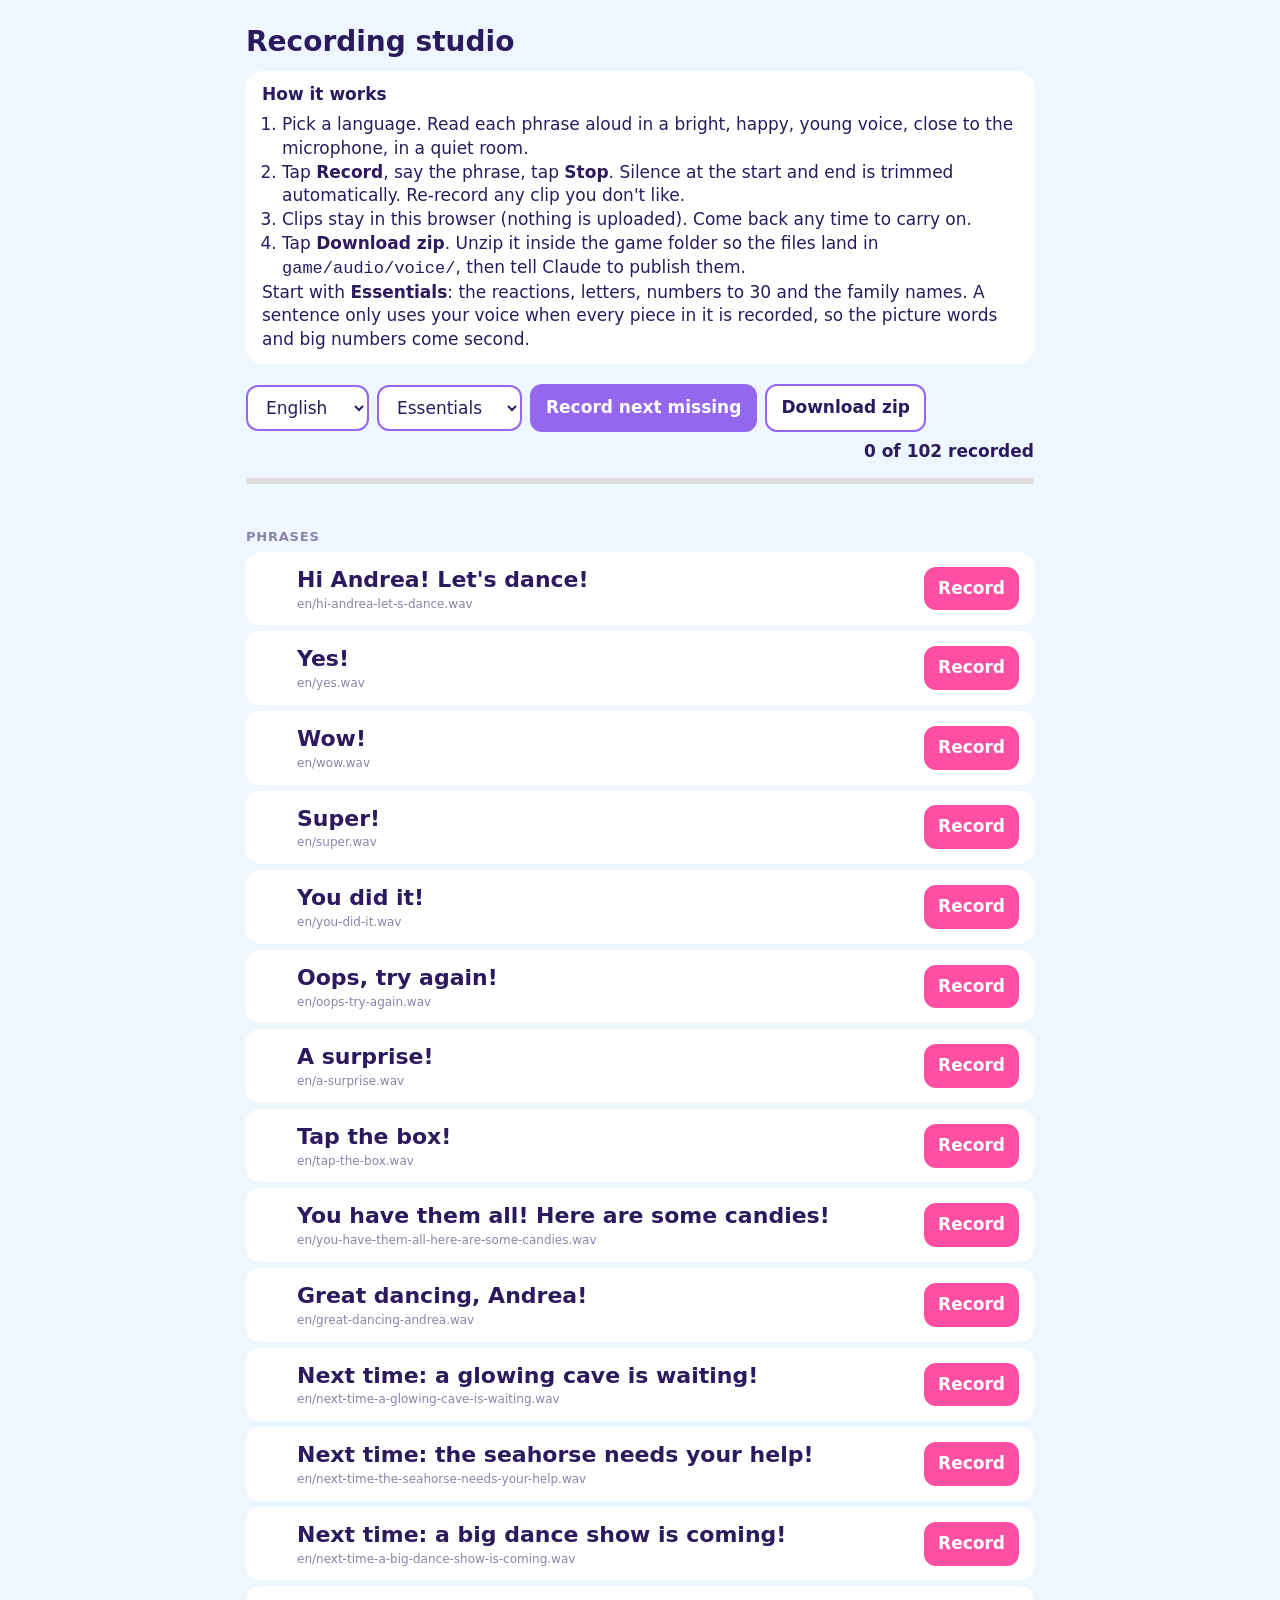
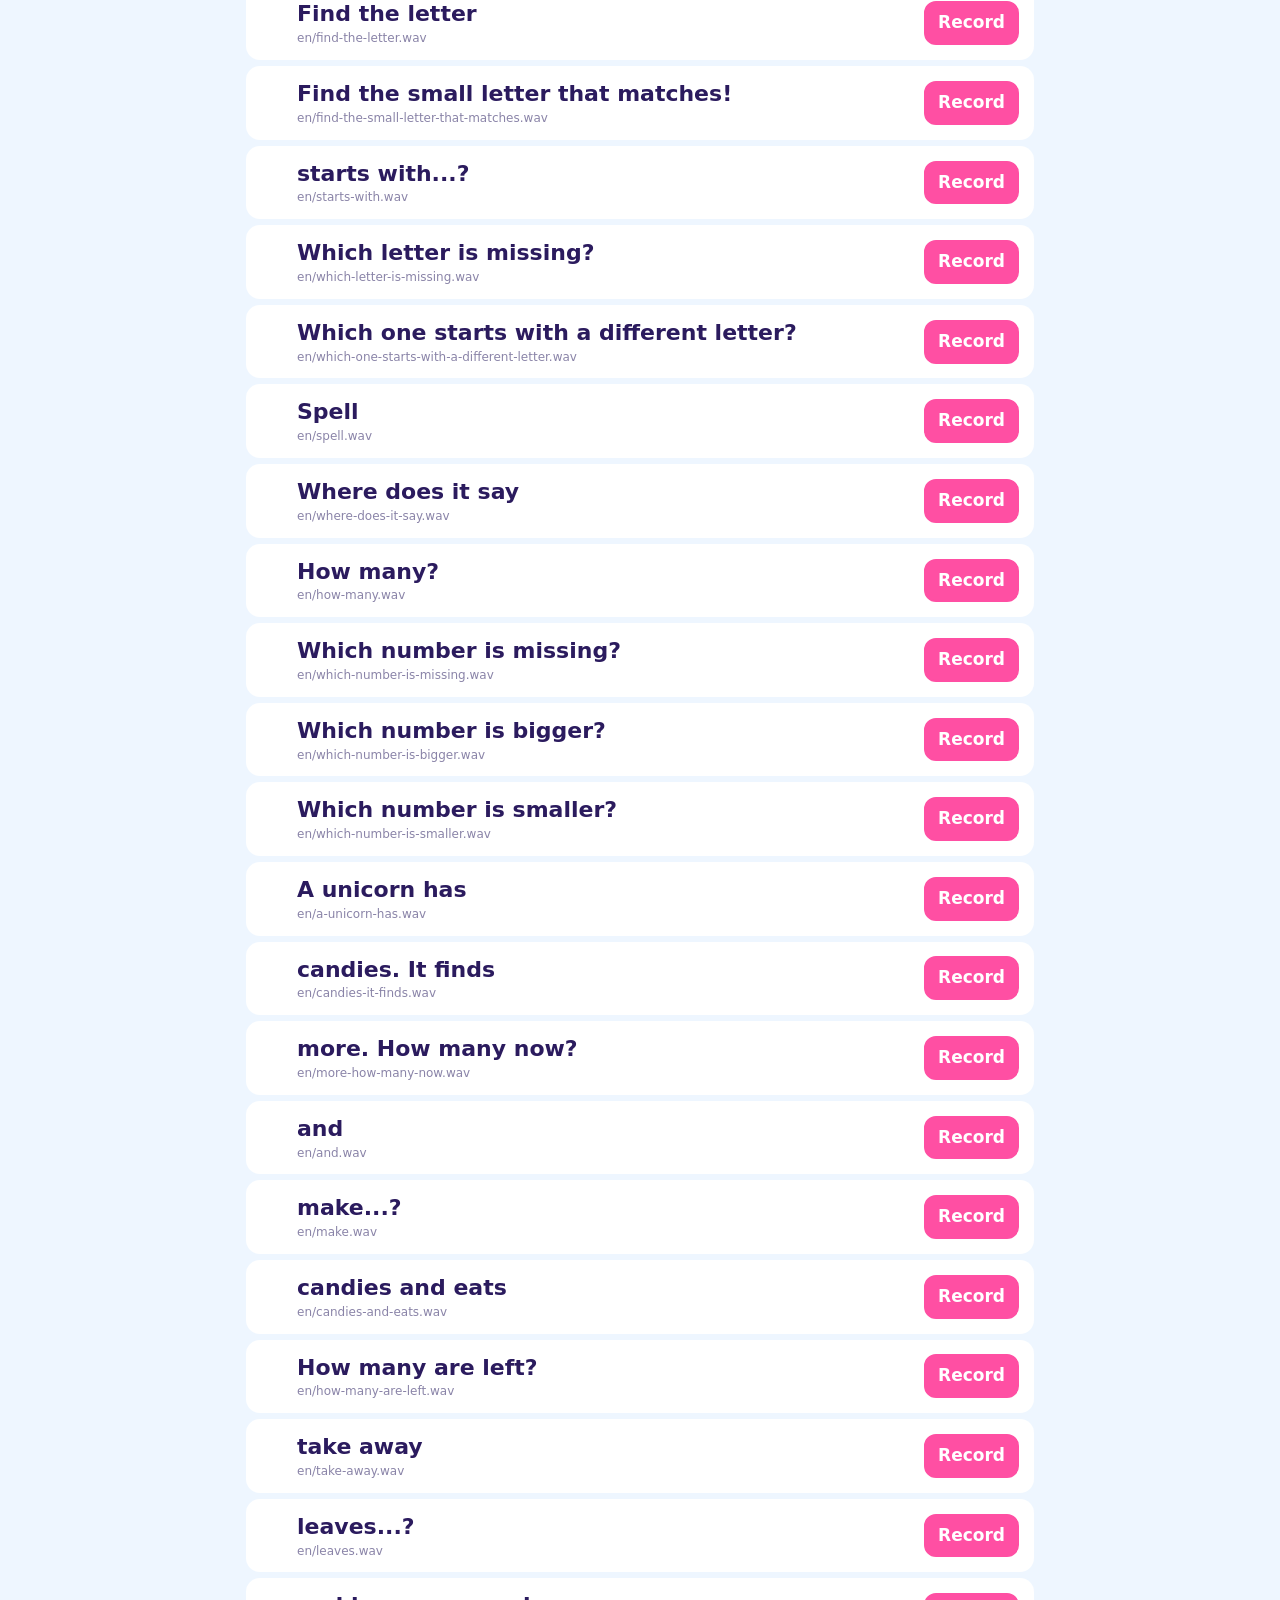
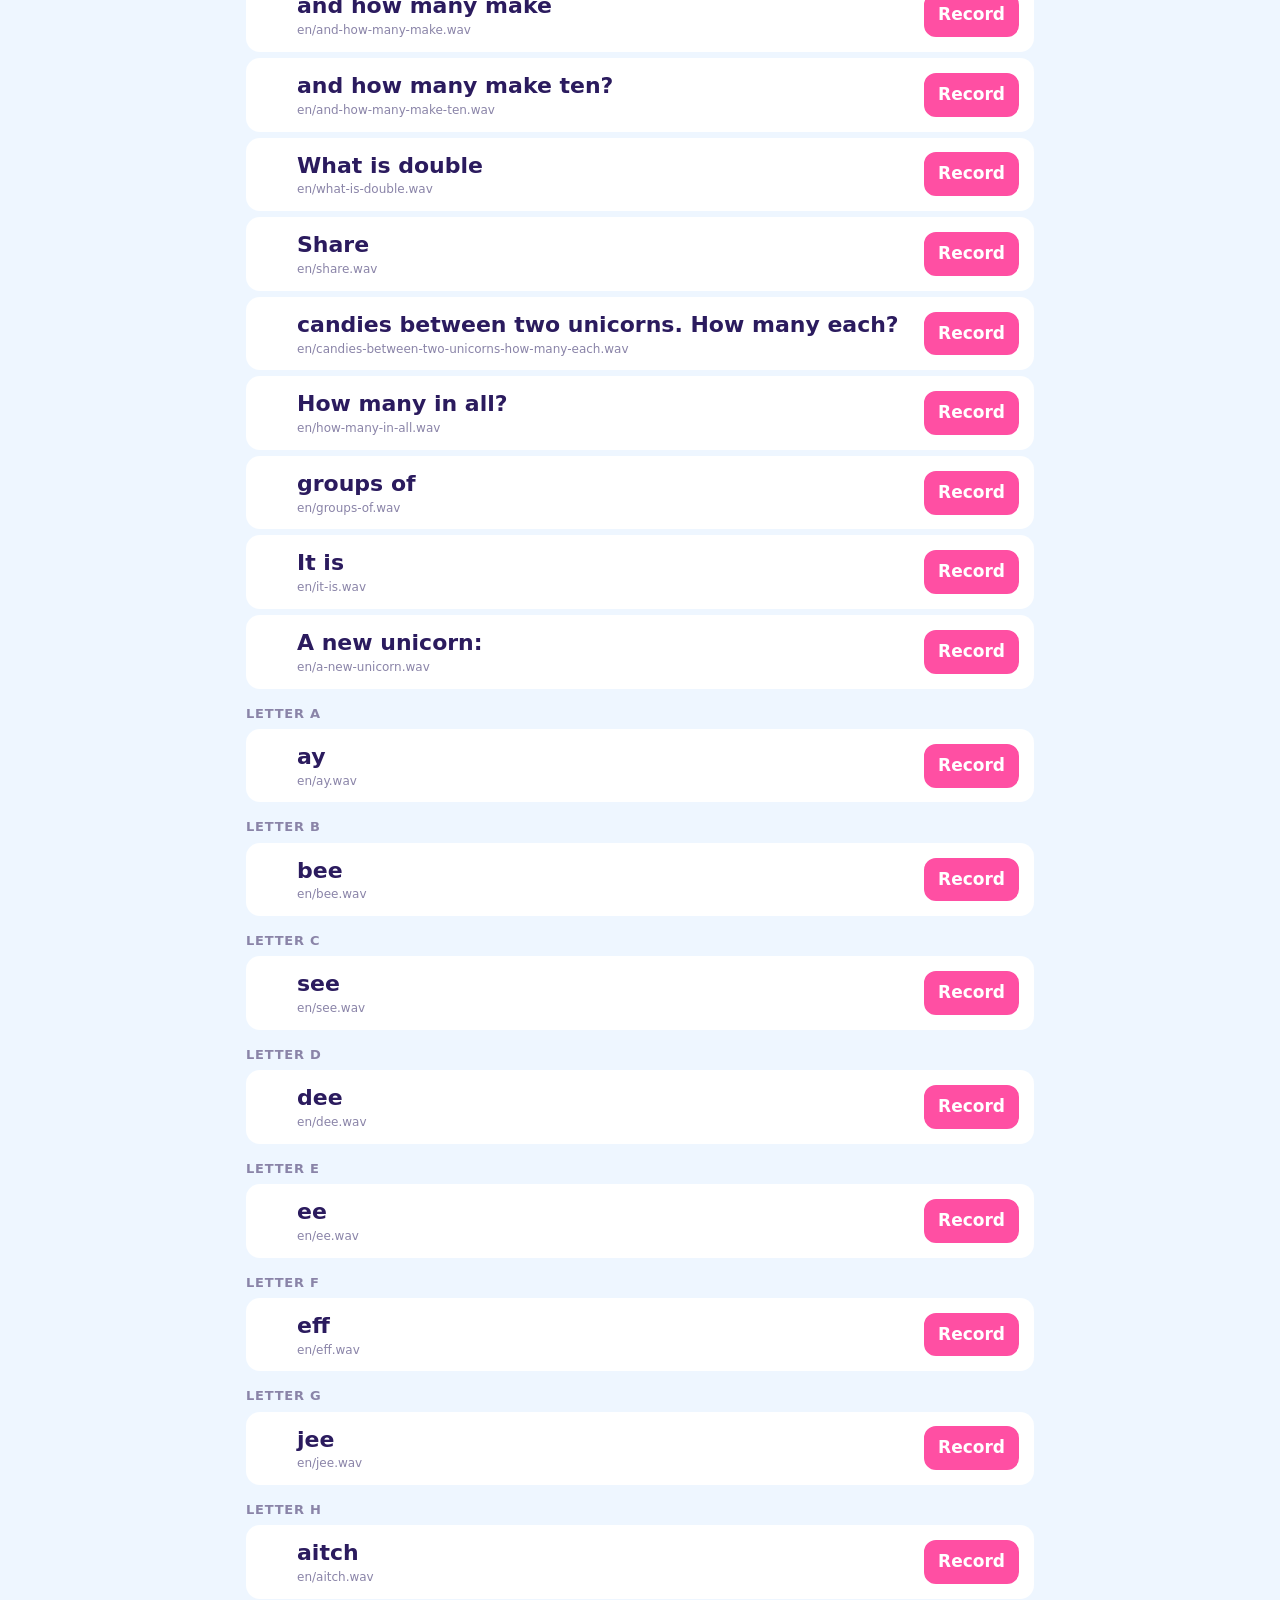
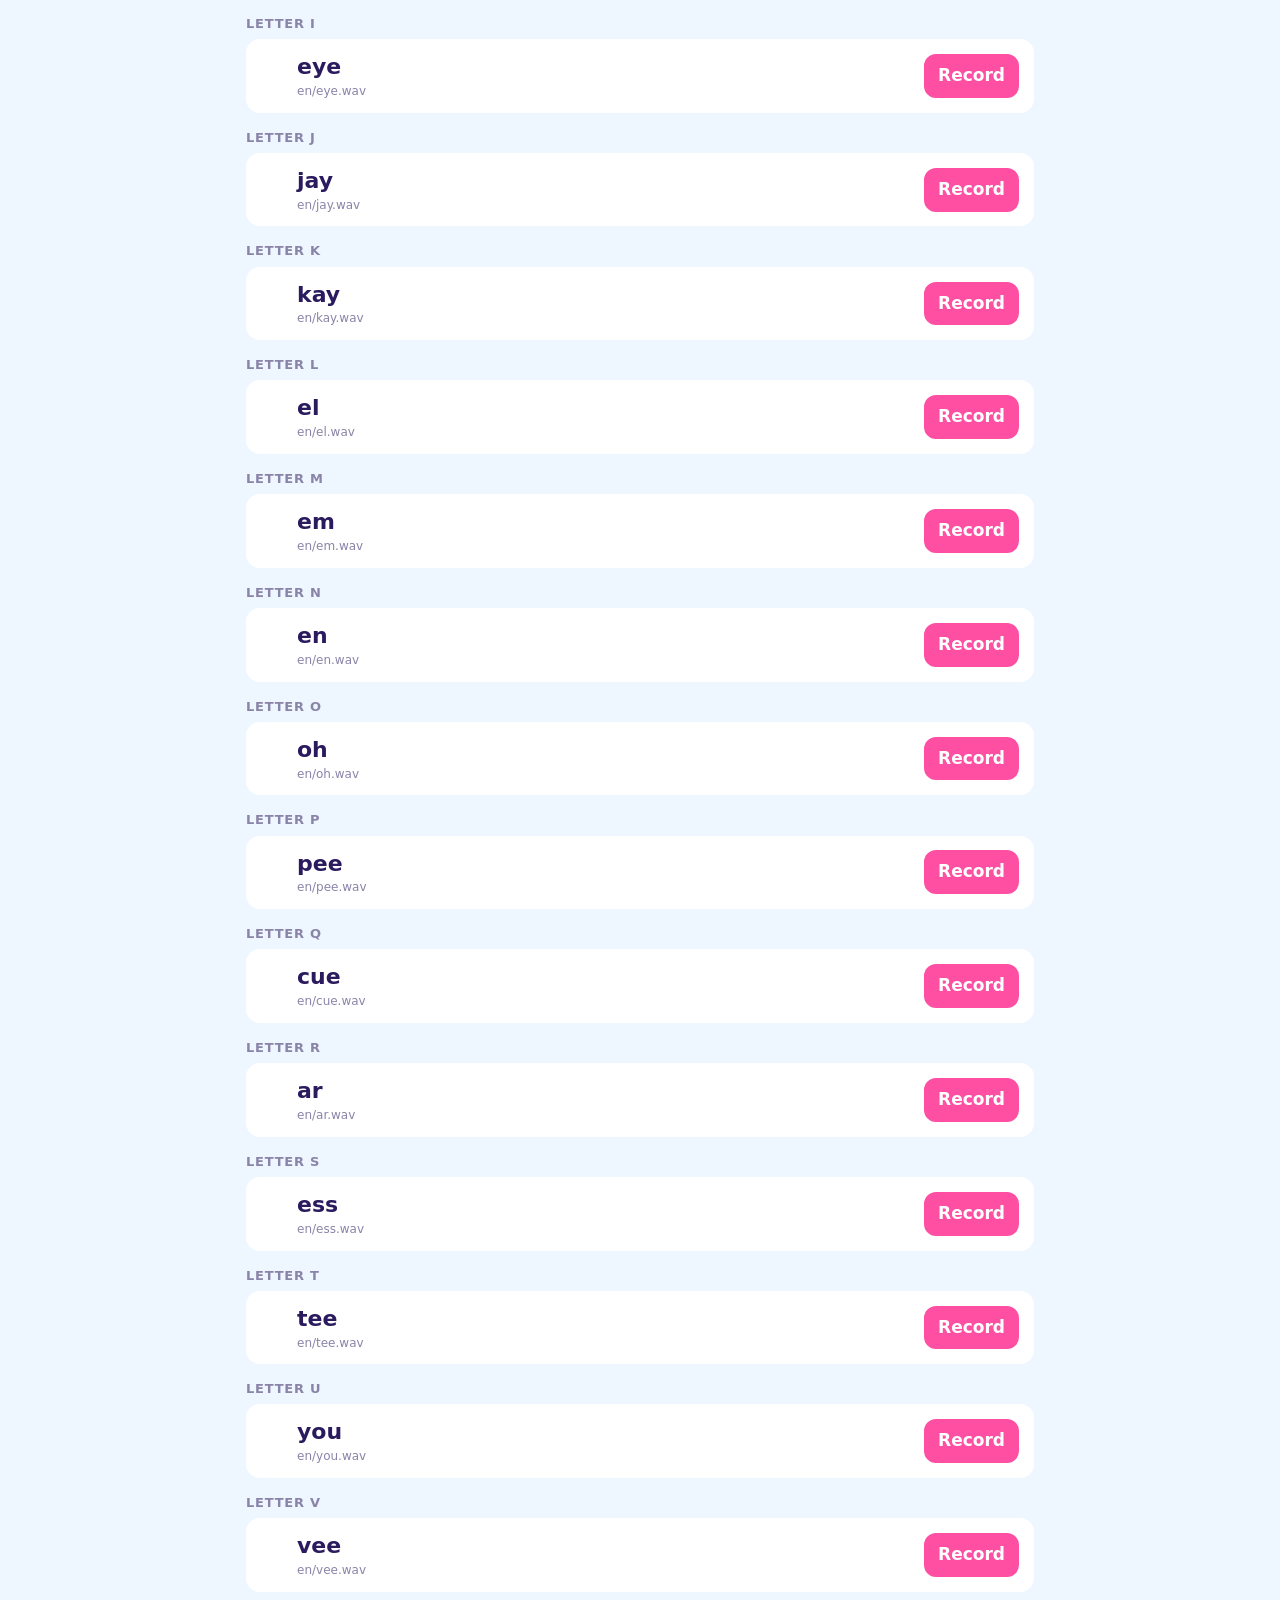
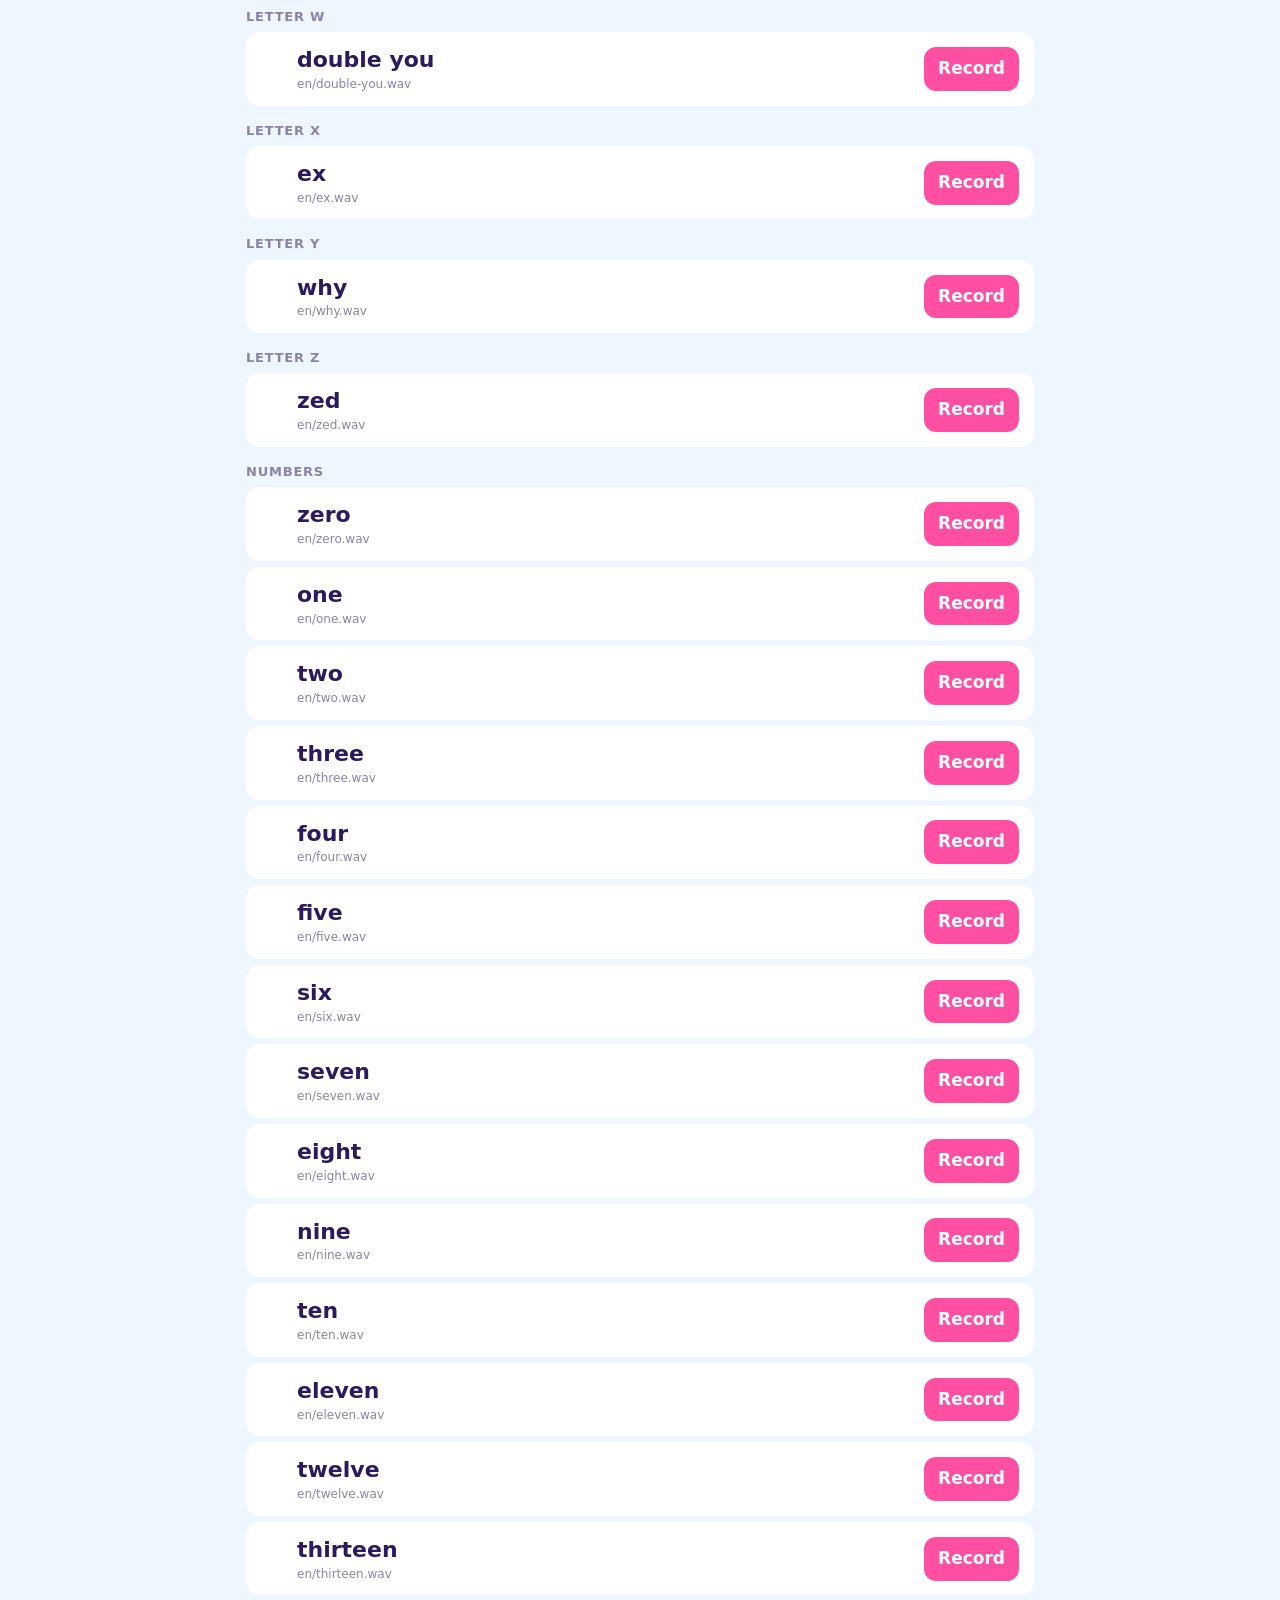
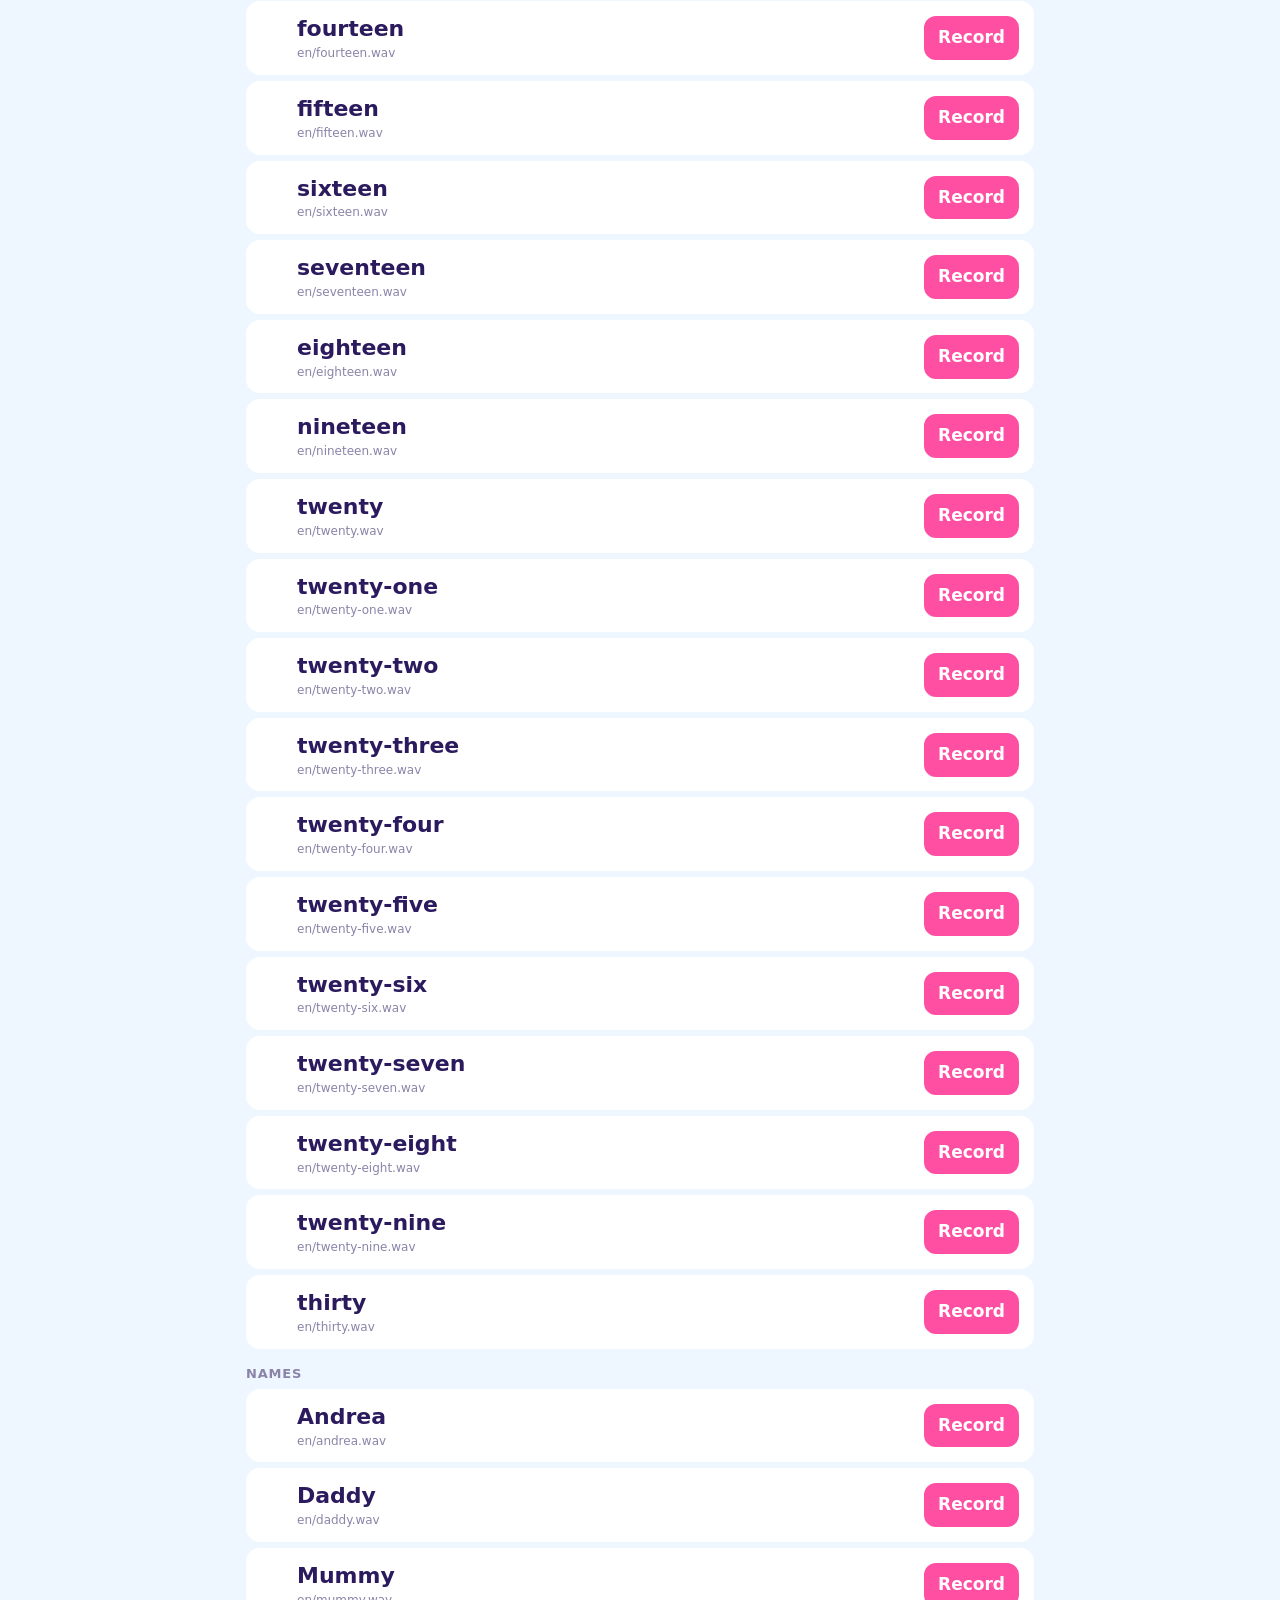
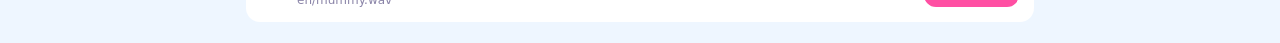
<file: game/record.html>
<!doctype html>
<html lang="en">
<head>
<meta charset="utf-8">
<meta name="viewport" content="width=device-width, initial-scale=1">
<title>Recording studio</title>
<style>
  :root { --ink: #2b1b5e; --bg: #eef6ff; --card: #fff; --violet: #9468ee; --pink: #ff4fa3; --mint: #2fb98a; --grey: #8a84a8; }
  * { box-sizing: border-box; }
  body { margin: 0; font: 17px/1.4 "Century Gothic", "Avenir Next", "Trebuchet MS", system-ui, sans-serif; color: var(--ink); background: var(--bg); }
  main { max-width: 820px; margin: 0 auto; padding: 16px; }
  h1 { margin: 6px 0 4px; font-size: 28px; }
  .how { background: var(--card); border-radius: 16px; padding: 12px 16px; margin: 10px 0; }
  .how ol { margin: 6px 0 0 20px; padding: 0; }
  .bar { position: sticky; top: 0; z-index: 3; background: var(--bg); padding: 10px 0; display: flex; flex-wrap: wrap; gap: 8px; align-items: center; }
  select, button { font: inherit; padding: 10px 14px; border-radius: 12px; border: 2px solid var(--violet); background: var(--card); color: var(--ink); }
  button { cursor: pointer; font-weight: 700; }
  button.primary { background: var(--violet); color: #fff; }
  button.rec { background: var(--pink); border-color: var(--pink); color: #fff; }
  button.stop { background: var(--ink); border-color: var(--ink); color: #fff; }
  button:disabled { opacity: .4; cursor: default; }
  .count { margin-left: auto; font-weight: 700; }
  .group { margin: 16px 0 4px; font-weight: 700; color: var(--grey); text-transform: uppercase; font-size: 13px; letter-spacing: .06em; }
  .row { display: flex; align-items: center; gap: 10px; background: var(--card); border-radius: 14px; padding: 10px 12px; margin: 6px 0; border: 3px solid transparent; }
  .row.done { border-color: #bdeed9; }
  .row.live { border-color: var(--pink); }
  .row .t { flex: 1; min-width: 0; font-size: 22px; font-weight: 700; overflow-wrap: anywhere; }
  .row .k { display: block; font-size: 12px; font-weight: 400; color: var(--grey); }
  .tick { width: 26px; text-align: center; color: var(--mint); font-size: 22px; }
  .row button { padding: 8px 12px; }
  #msg { min-height: 24px; font-weight: 700; color: #b0286f; }
  .meter { height: 6px; border-radius: 3px; background: #ddd; overflow: hidden; margin: 4px 0; }
  .meter i { display: block; height: 100%; width: 0; background: var(--pink); transition: width .08s; }
</style>
</head>
<body>
<main>
  <h1>Recording studio</h1>
  <div class="how">
    <b>How it works</b>
    <ol>
      <li>Pick a language. Read each phrase aloud in a bright, happy, young voice, close to the microphone, in a quiet room.</li>
      <li>Tap <b>Record</b>, say the phrase, tap <b>Stop</b>. Silence at the start and end is trimmed automatically. Re-record any clip you don't like.</li>
      <li>Clips stay in this browser (nothing is uploaded). Come back any time to carry on.</li>
      <li>Tap <b>Download zip</b>. Unzip it inside the game folder so the files land in <code>game/audio/voice/</code>, then tell Claude to publish them.</li>
    </ol>
    <div>Start with <b>Essentials</b>: the reactions, letters, numbers to 30 and the family names. A sentence only uses your voice when every piece in it is recorded, so the picture words and big numbers come second.</div>
  </div>
  <div class="bar">
    <select id="lang" aria-label="Language"></select>
    <select id="tier" aria-label="Which phrases"><option value="1">Essentials</option><option value="2">Everything</option></select>
    <button id="next" class="primary">Record next missing</button>
    <button id="zip">Download zip</button>
    <span class="count" id="count"></span>
  </div>
  <div class="meter" aria-hidden="true"><i id="level"></i></div>
  <div id="msg" role="status"></div>
  <div id="list"></div>
</main>
<script src="js/data.js"></script>
<script src="js/studio.js"></script>
</body>
</html>
</file>
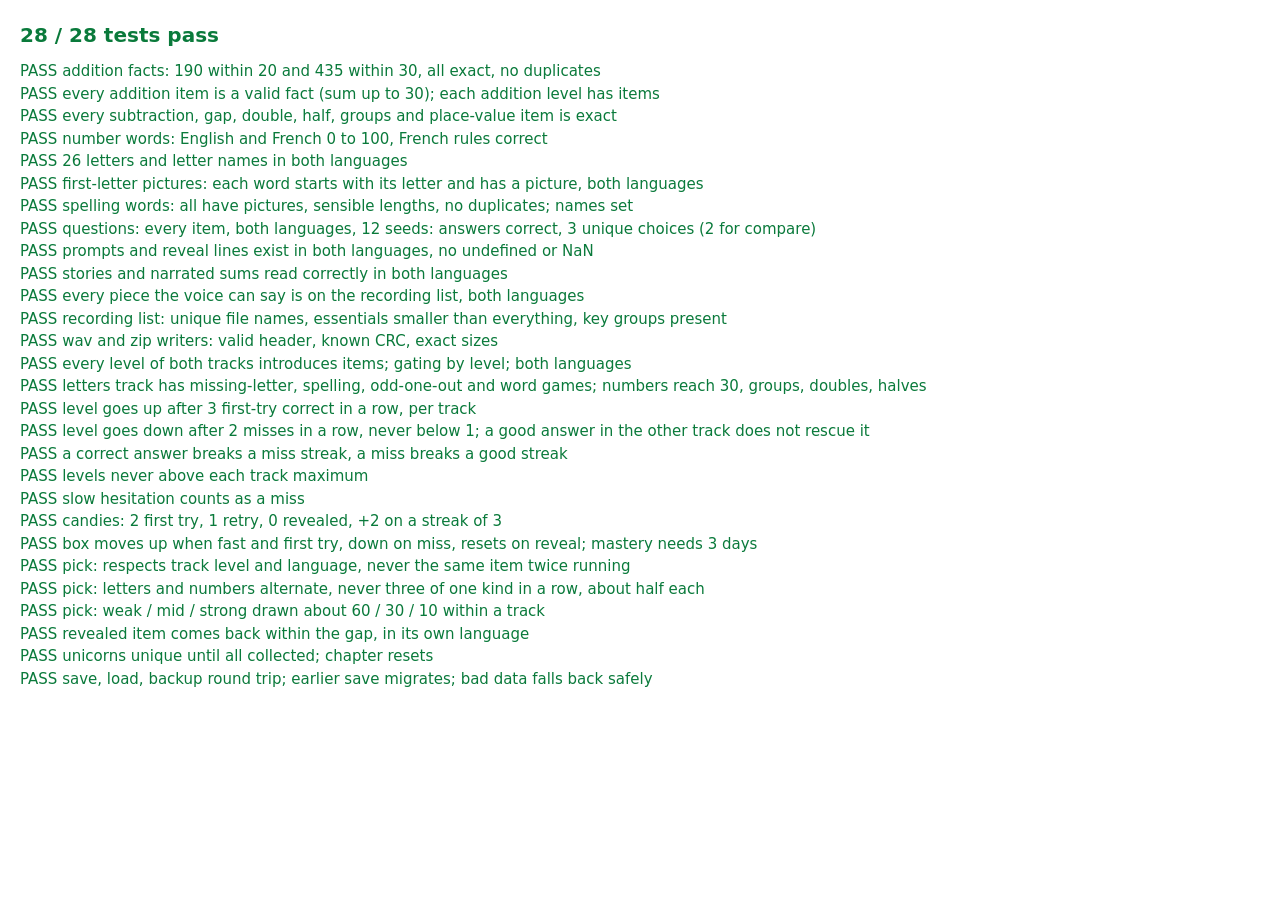
<file: game/tests.html>
<!doctype html>
<html lang="en"><head><meta charset="utf-8"><title>Tests</title>
<style>body{font:15px/1.5 system-ui;margin:20px}.p{color:#0a7a3b}.f{color:#c0143c;font-weight:700}#sum{font-size:20px;font-weight:700;margin-bottom:10px}</style>
</head><body>
<div id="sum">Running…</div><div id="out"></div>
<script src="js/data.js"></script>
<script src="js/engine.js"></script>
<script src="js/studio.js"></script>
<script src="tests/tests.js"></script>
</body></html>
</file>
